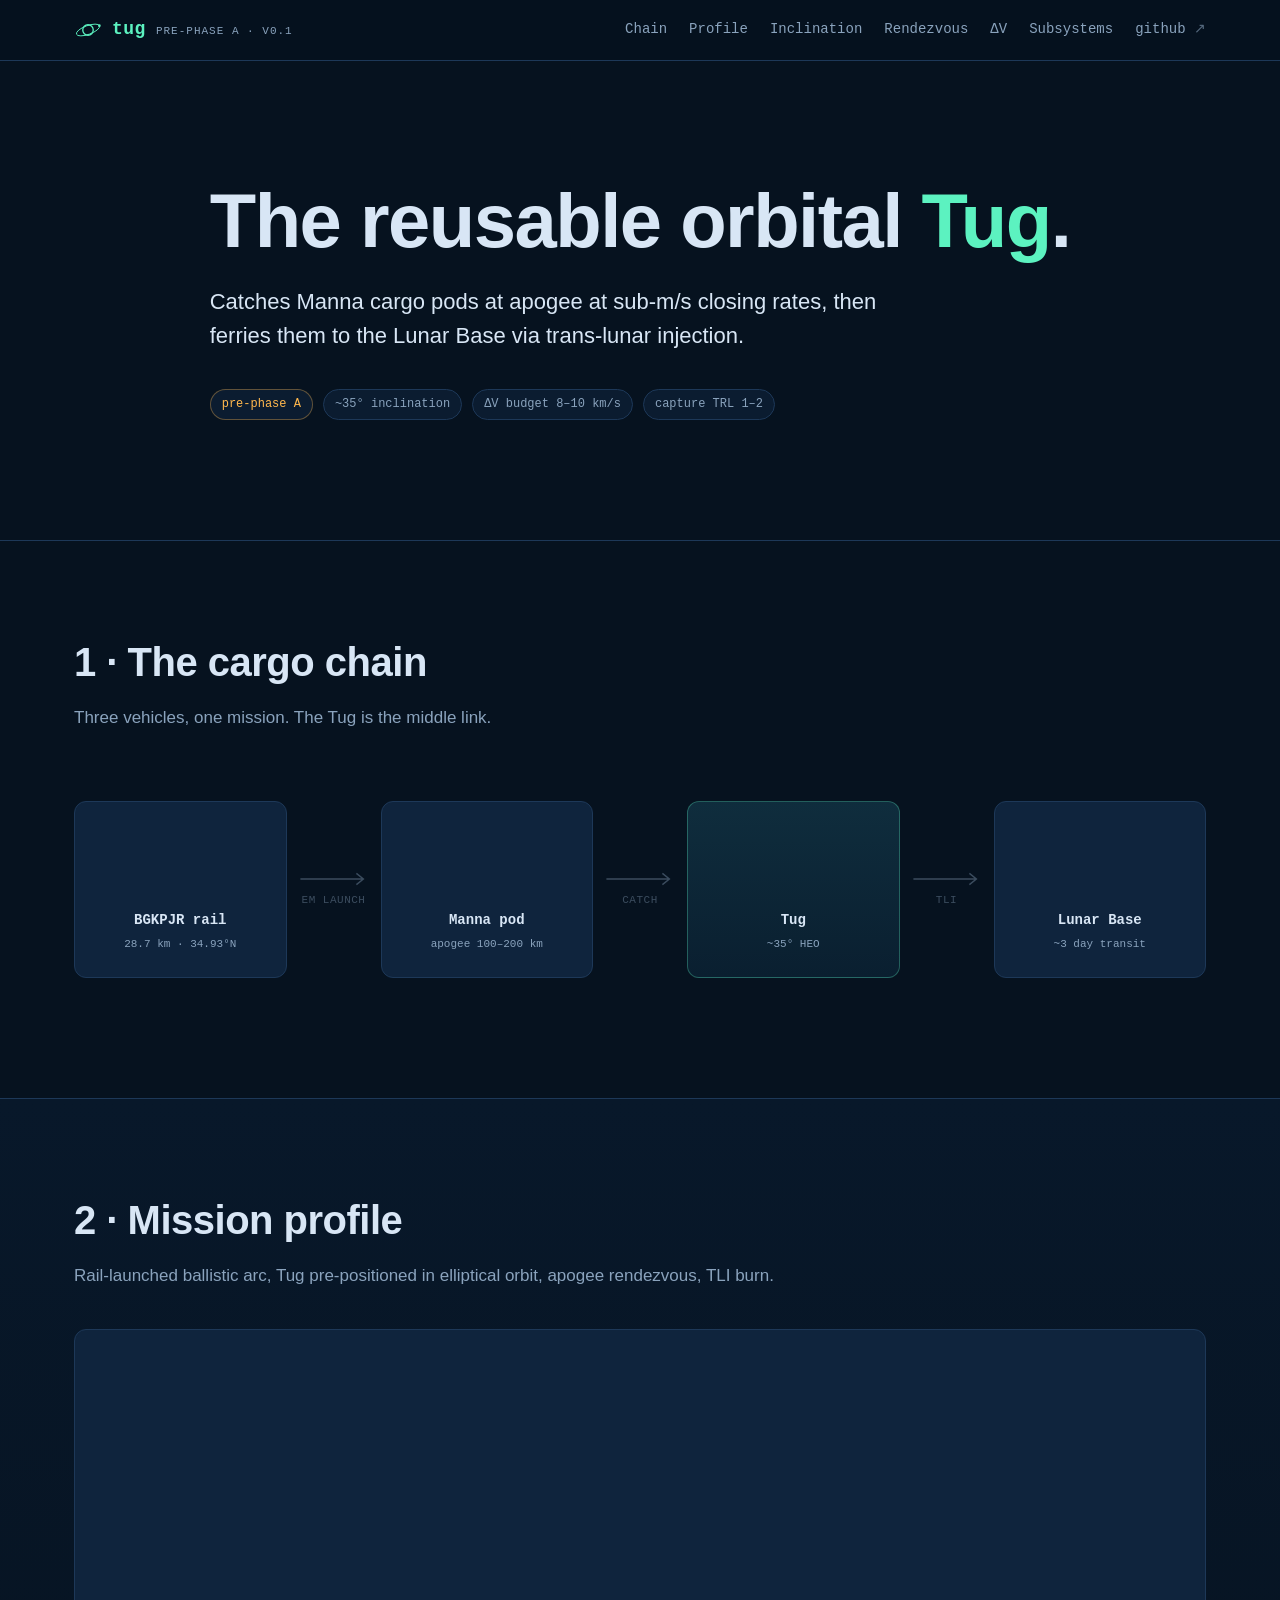
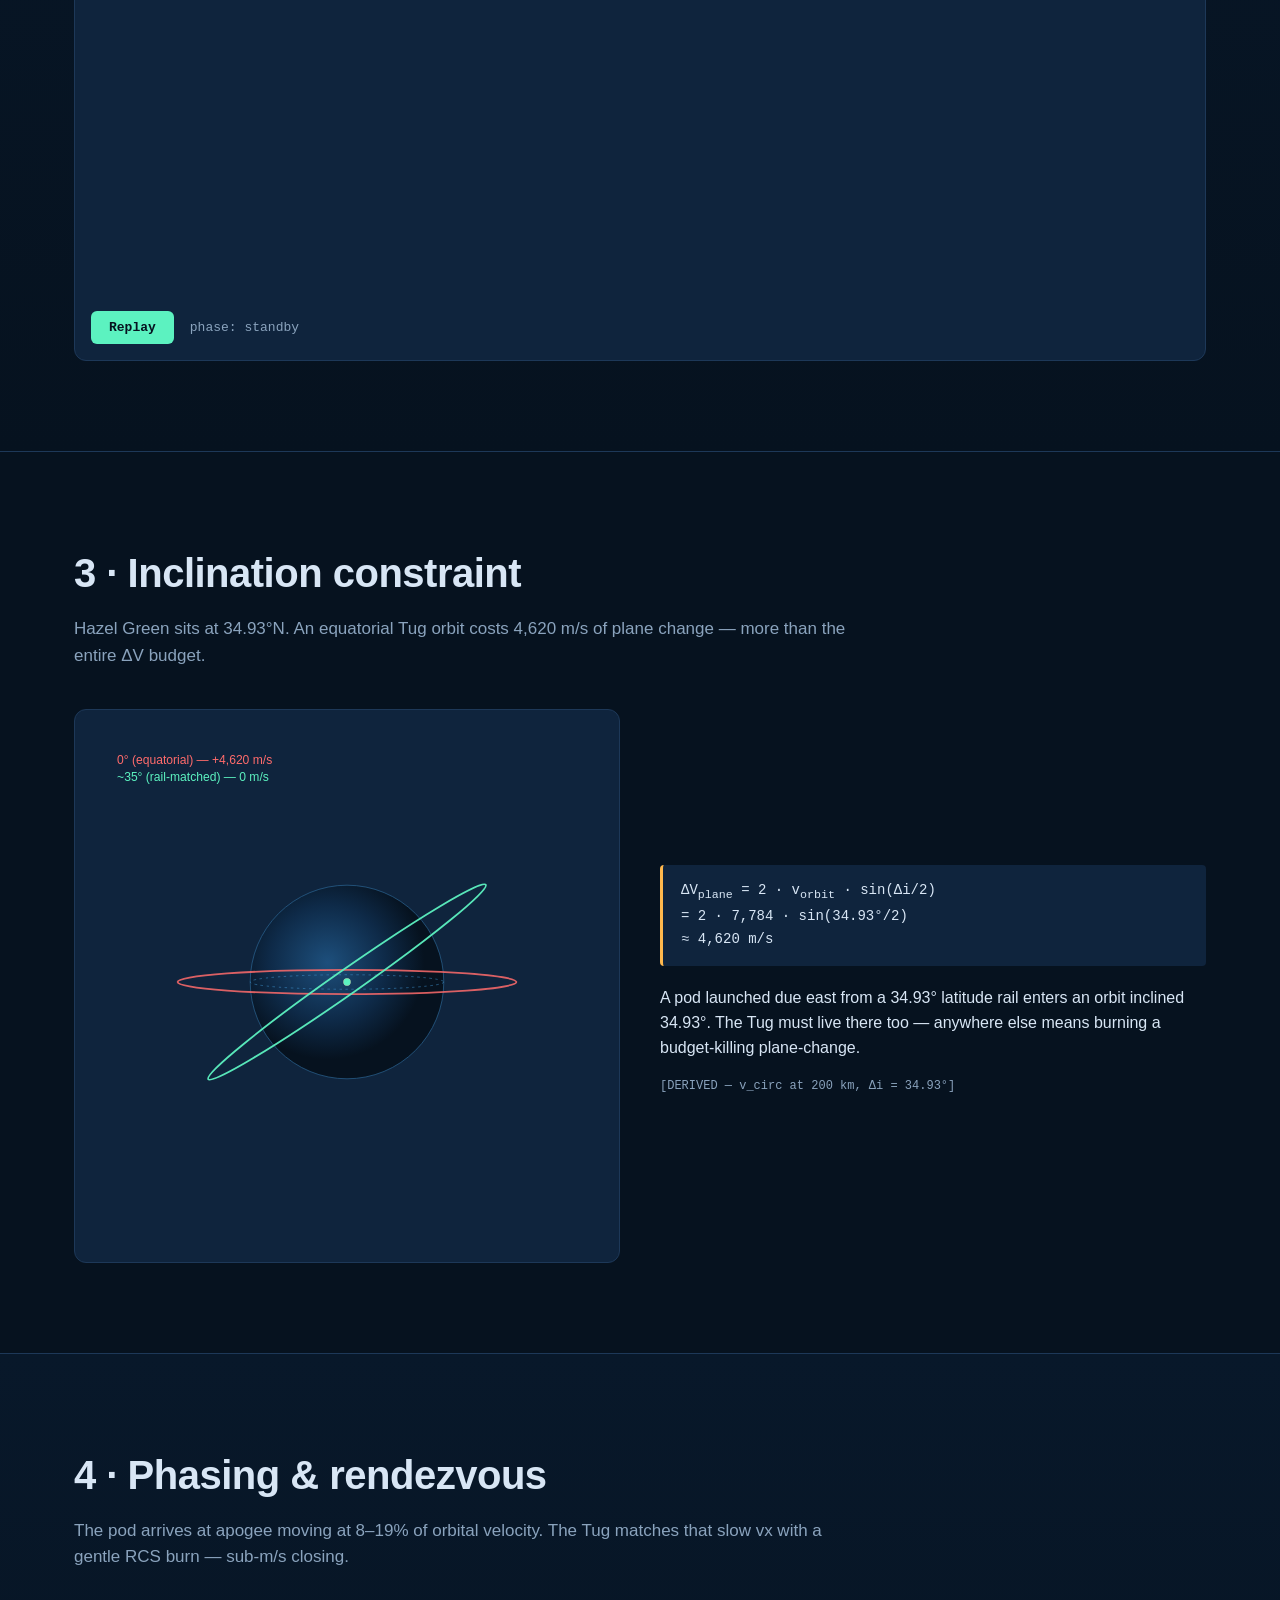
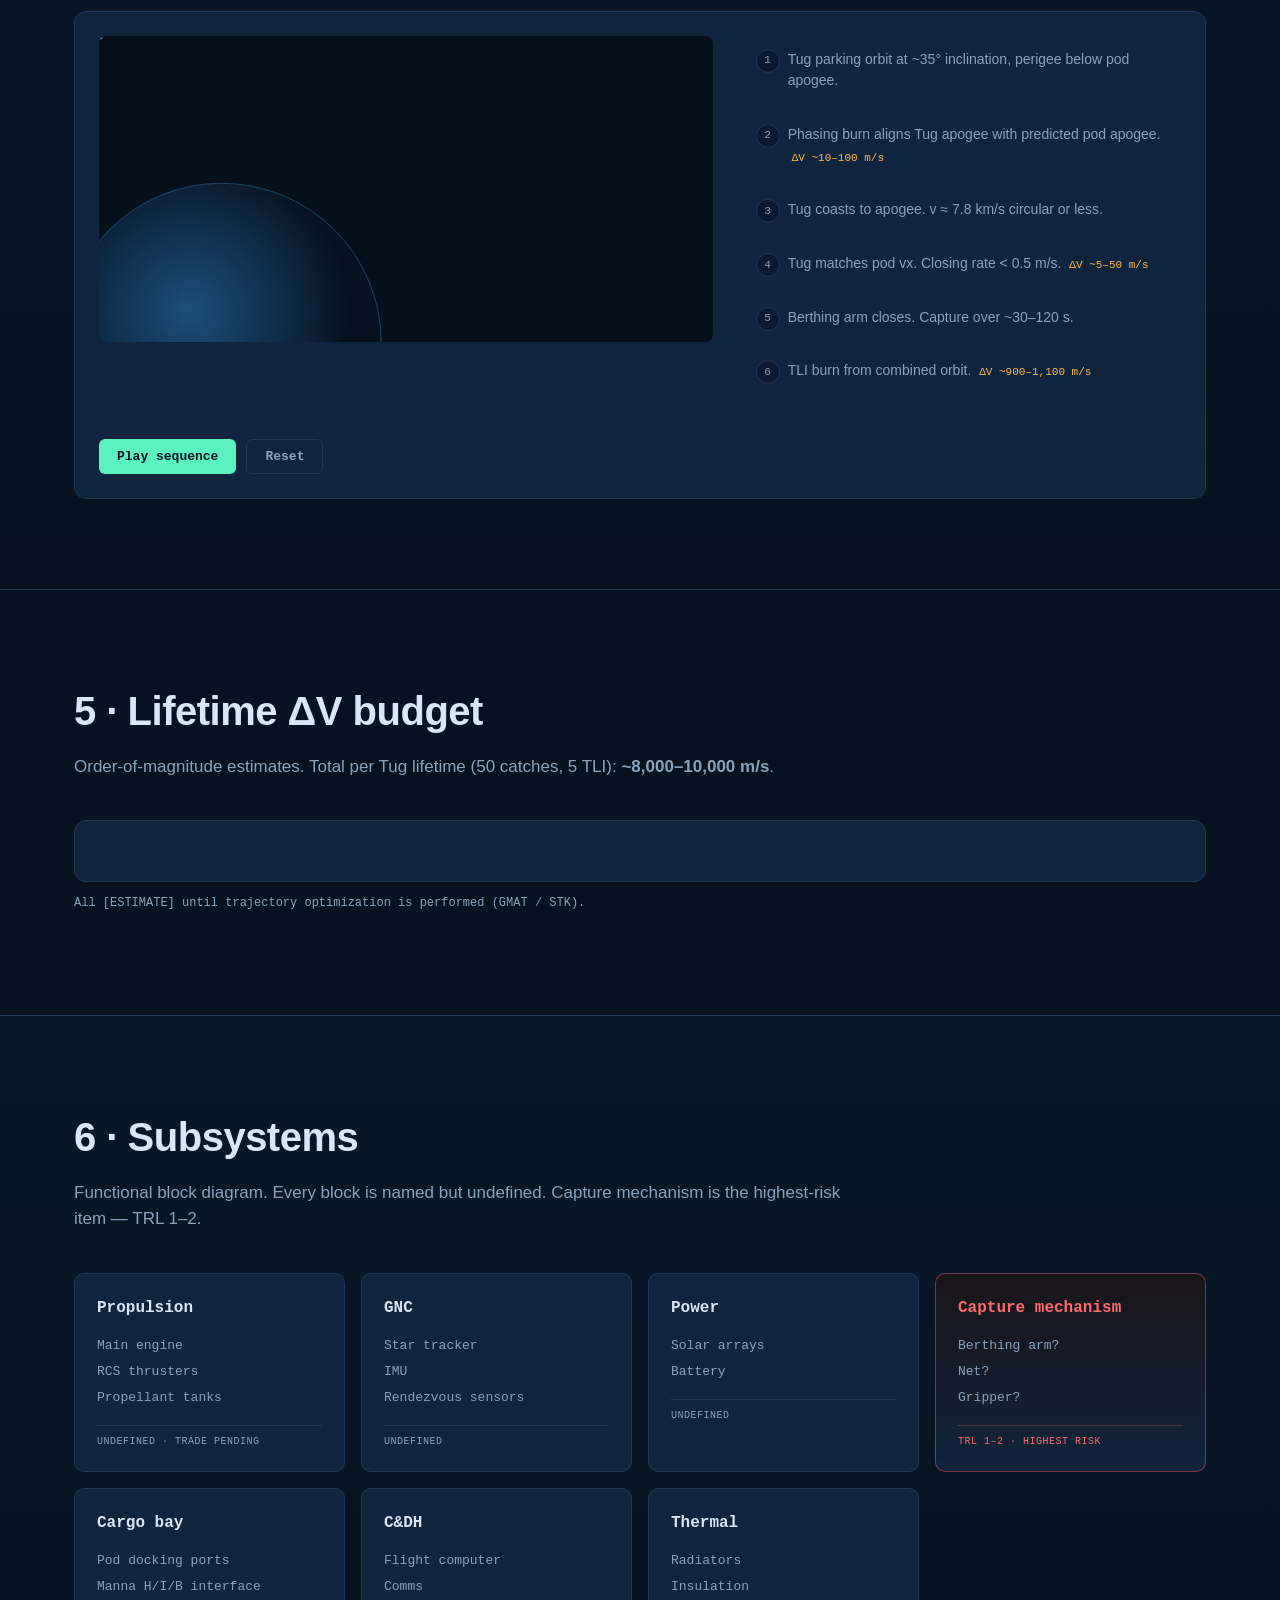
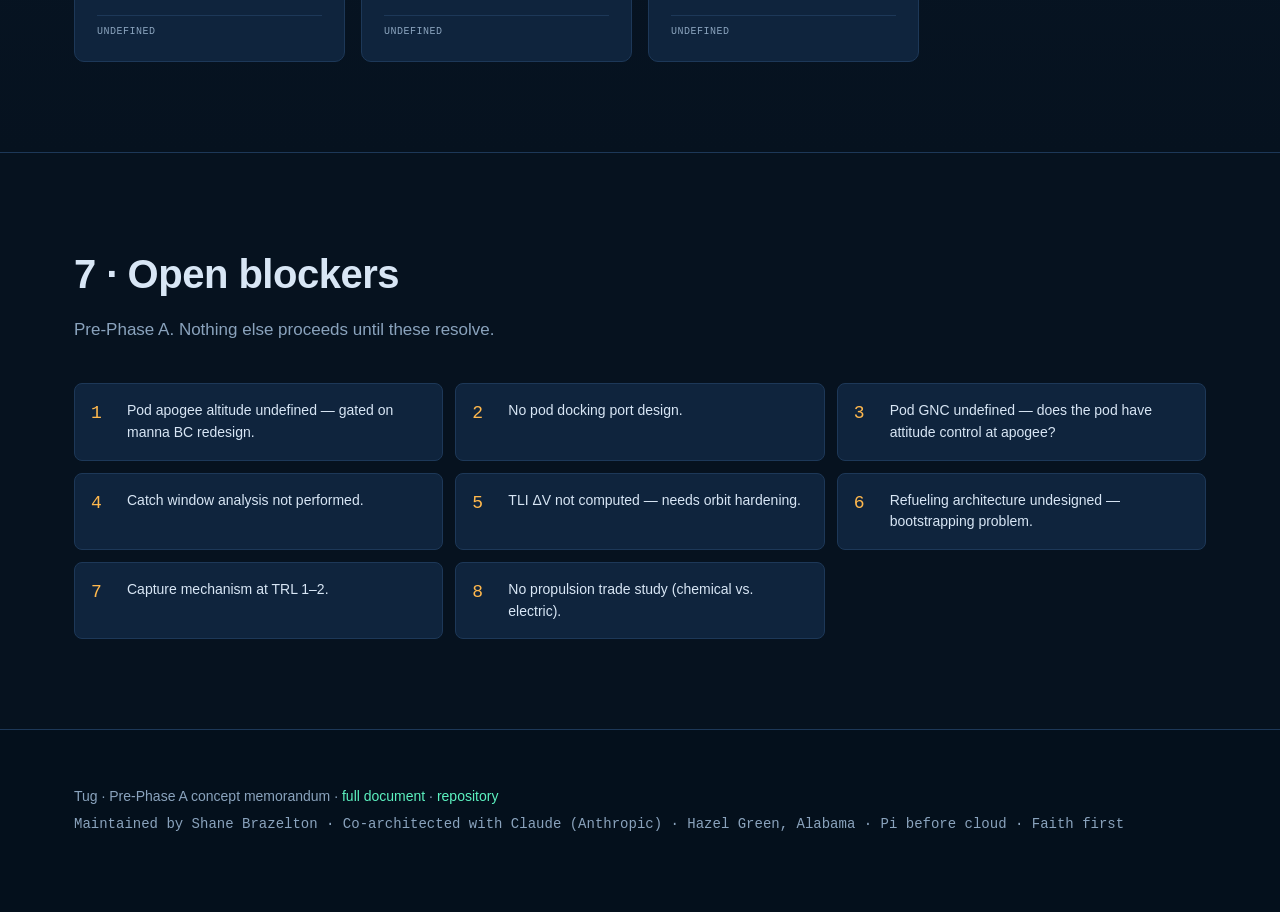
<file: index.html>
<!DOCTYPE html>
<html lang="en">
<head>
<meta charset="utf-8">
<meta name="viewport" content="width=device-width,initial-scale=1">
<title>Tug — Reusable Orbital Transfer Vehicle</title>
<meta name="description" content="Pre-Phase A concept for the reusable orbital Tug — catches Manna pods at apogee, delivers to Lunar Base.">
<link rel="stylesheet" href="assets/style.css">
</head>
<body>

<header class="site-header">
  <div class="wrap">
    <div class="brand">
      <span class="logo-mark" aria-hidden="true">
        <svg viewBox="0 0 32 32" width="28" height="28">
          <circle cx="16" cy="16" r="6" fill="none" stroke="currentColor" stroke-width="1.5"/>
          <ellipse cx="16" cy="16" rx="14" ry="5" fill="none" stroke="currentColor" stroke-width="1" transform="rotate(-20 16 16)"/>
          <circle cx="29" cy="11" r="1.5" fill="currentColor"/>
        </svg>
      </span>
      <span class="brand-text">tug</span>
      <span class="brand-sub">pre-phase A · v0.1</span>
    </div>
    <nav class="site-nav">
      <a href="#chain">Chain</a>
      <a href="#profile">Profile</a>
      <a href="#inclination">Inclination</a>
      <a href="#rendezvous">Rendezvous</a>
      <a href="#deltav">ΔV</a>
      <a href="#subsystems">Subsystems</a>
      <a href="https://github.com/thebardchat/tug" class="external">github</a>
    </nav>
  </div>
</header>

<section class="hero">
  <canvas id="hero-stars" aria-hidden="true"></canvas>
  <div class="wrap hero-inner">
    <h1>The reusable orbital <span class="accent">Tug</span>.</h1>
    <p class="lede">
      Catches Manna cargo pods at apogee at sub-m/s closing rates,
      then ferries them to the Lunar Base via trans-lunar injection.
    </p>
    <p class="status">
      <span class="tag tag-est">pre-phase A</span>
      <span class="tag">~35° inclination</span>
      <span class="tag">ΔV budget 8–10 km/s</span>
      <span class="tag">capture TRL 1–2</span>
    </p>
  </div>
</section>

<!-- 1. CARGO CHAIN -->
<section id="chain" class="section">
  <div class="wrap">
    <h2>1 · The cargo chain</h2>
    <p class="kicker">
      Three vehicles, one mission. The Tug is the middle link.
    </p>
    <div class="chain" aria-label="Cargo chain animation">
      <div class="chain-stage" data-stage="rail">
        <div class="stage-art" id="art-rail"></div>
        <div class="stage-label">BGKPJR rail</div>
        <div class="stage-detail">28.7 km · 34.93°N</div>
      </div>
      <div class="chain-arrow" data-arrow="1">
        <svg viewBox="0 0 100 24"><path d="M2 12 H92 M82 4 L92 12 L82 20" fill="none" stroke="currentColor" stroke-width="2"/></svg>
        <span>EM launch</span>
      </div>
      <div class="chain-stage" data-stage="pod">
        <div class="stage-art" id="art-pod"></div>
        <div class="stage-label">Manna pod</div>
        <div class="stage-detail">apogee 100–200 km</div>
      </div>
      <div class="chain-arrow" data-arrow="2">
        <svg viewBox="0 0 100 24"><path d="M2 12 H92 M82 4 L92 12 L82 20" fill="none" stroke="currentColor" stroke-width="2"/></svg>
        <span>catch</span>
      </div>
      <div class="chain-stage chain-stage-self" data-stage="tug">
        <div class="stage-art" id="art-tug"></div>
        <div class="stage-label">Tug</div>
        <div class="stage-detail">~35° HEO</div>
      </div>
      <div class="chain-arrow" data-arrow="3">
        <svg viewBox="0 0 100 24"><path d="M2 12 H92 M82 4 L92 12 L82 20" fill="none" stroke="currentColor" stroke-width="2"/></svg>
        <span>TLI</span>
      </div>
      <div class="chain-stage" data-stage="moon">
        <div class="stage-art" id="art-moon"></div>
        <div class="stage-label">Lunar Base</div>
        <div class="stage-detail">~3 day transit</div>
      </div>
    </div>
  </div>
</section>

<!-- 2. MISSION PROFILE -->
<section id="profile" class="section section-dark">
  <div class="wrap">
    <h2>2 · Mission profile</h2>
    <p class="kicker">
      Rail-launched ballistic arc, Tug pre-positioned in elliptical orbit,
      apogee rendezvous, TLI burn.
    </p>
    <div class="profile-stage">
      <canvas id="profile-canvas" width="1200" height="600"></canvas>
      <div class="profile-controls">
        <button id="profile-play" class="btn">Replay</button>
        <span id="profile-phase" class="phase">phase: standby</span>
      </div>
    </div>
  </div>
</section>

<!-- 3. INCLINATION -->
<section id="inclination" class="section">
  <div class="wrap">
    <h2>3 · Inclination constraint</h2>
    <p class="kicker">
      Hazel Green sits at 34.93°N. An equatorial Tug orbit costs 4,620 m/s
      of plane change — more than the entire ΔV budget.
    </p>
    <div class="inclination-grid">
      <div class="inclination-stage">
        <svg id="inclination-svg" viewBox="-200 -200 400 400" aria-label="Inclined orbit comparison">
          <defs>
            <radialGradient id="earth-grad" cx="40%" cy="40%">
              <stop offset="0%" stop-color="#1d4f7c"/>
              <stop offset="60%" stop-color="#0e2a48"/>
              <stop offset="100%" stop-color="#06121f"/>
            </radialGradient>
          </defs>
          <circle cx="0" cy="0" r="80" fill="url(#earth-grad)" stroke="#2a6391" stroke-width="0.6"/>
          <ellipse cx="0" cy="0" rx="80" ry="6" fill="none" stroke="#3b8bc4" stroke-width="0.8" stroke-dasharray="2 3" opacity="0.6"/>
          <ellipse id="orbit-equator" cx="0" cy="0" rx="140" ry="10" fill="none" stroke="#ff6b6b" stroke-width="1.5" opacity="0.85"/>
          <ellipse id="orbit-inclined" cx="0" cy="0" rx="140" ry="10" fill="none" stroke="#5cf2c0" stroke-width="1.5" opacity="0.95" transform="rotate(-35)"/>
          <circle id="sat-equator" r="3" fill="#ff6b6b"/>
          <circle id="sat-inclined" r="3" fill="#5cf2c0"/>
          <text x="-190" y="-180" fill="#ff6b6b" font-size="10">0° (equatorial) — +4,620 m/s</text>
          <text x="-190" y="-166" fill="#5cf2c0" font-size="10">~35° (rail-matched) — 0 m/s</text>
        </svg>
      </div>
      <div class="inclination-text">
        <div class="formula">
          <code>ΔV<sub>plane</sub> = 2 · v<sub>orbit</sub> · sin(Δi/2)</code>
          <code>= 2 · 7,784 · sin(34.93°/2)</code>
          <code>≈ 4,620 m/s</code>
        </div>
        <p>
          A pod launched due east from a 34.93° latitude rail enters an orbit
          inclined 34.93°. The Tug must live there too — anywhere else means
          burning a budget-killing plane-change.
        </p>
        <p class="footnote">[DERIVED — v_circ at 200 km, Δi = 34.93°]</p>
      </div>
    </div>
  </div>
</section>

<!-- 4. RENDEZVOUS -->
<section id="rendezvous" class="section section-dark">
  <div class="wrap">
    <h2>4 · Phasing &amp; rendezvous</h2>
    <p class="kicker">
      The pod arrives at apogee moving at 8–19% of orbital velocity.
      The Tug matches that slow vx with a gentle RCS burn — sub-m/s closing.
    </p>
    <div class="rendezvous-stage">
      <svg id="rendezvous-svg" viewBox="0 0 1000 500" aria-label="Phasing rendezvous animation">
        <defs>
          <radialGradient id="earth-grad-2" cx="40%" cy="40%">
            <stop offset="0%" stop-color="#1d4f7c"/>
            <stop offset="100%" stop-color="#06121f"/>
          </radialGradient>
        </defs>
        <circle cx="200" cy="500" r="260" fill="url(#earth-grad-2)" stroke="#2a6391" stroke-width="1"/>
        <path id="tug-orbit" d="" fill="none" stroke="#5cf2c0" stroke-width="1.2" stroke-dasharray="4 4" opacity="0.7"/>
        <path id="pod-arc" d="" fill="none" stroke="#ffb84d" stroke-width="1.2" opacity="0.85"/>
        <g id="apogee-marker" opacity="0">
          <circle r="34" fill="none" stroke="#ffffff" stroke-width="0.8" stroke-dasharray="3 3"/>
          <text y="-44" text-anchor="middle" fill="#ffffff" font-size="11">apogee window</text>
        </g>
        <circle id="tug-dot" r="6" fill="#5cf2c0"/>
        <circle id="pod-dot" r="5" fill="#ffb84d"/>
      </svg>
      <ol class="rendezvous-steps">
        <li data-step="1">Tug parking orbit at ~35° inclination, perigee below pod apogee.</li>
        <li data-step="2">Phasing burn aligns Tug apogee with predicted pod apogee. <span class="dv">ΔV ~10–100 m/s</span></li>
        <li data-step="3">Tug coasts to apogee. v ≈ 7.8 km/s circular or less.</li>
        <li data-step="4">Tug matches pod vx. Closing rate &lt; 0.5 m/s. <span class="dv">ΔV ~5–50 m/s</span></li>
        <li data-step="5">Berthing arm closes. Capture over ~30–120 s.</li>
        <li data-step="6">TLI burn from combined orbit. <span class="dv">ΔV ~900–1,100 m/s</span></li>
      </ol>
      <div class="rendezvous-controls">
        <button id="rdv-play" class="btn">Play sequence</button>
        <button id="rdv-reset" class="btn btn-secondary">Reset</button>
      </div>
    </div>
  </div>
</section>

<!-- 5. DELTA-V -->
<section id="deltav" class="section">
  <div class="wrap">
    <h2>5 · Lifetime ΔV budget</h2>
    <p class="kicker">
      Order-of-magnitude estimates. Total per Tug lifetime (50 catches, 5 TLI):
      <strong>~8,000–10,000 m/s</strong>.
    </p>
    <div class="dv-chart" id="dv-chart"></div>
    <p class="footnote">All [ESTIMATE] until trajectory optimization is performed (GMAT / STK).</p>
  </div>
</section>

<!-- 6. SUBSYSTEMS -->
<section id="subsystems" class="section section-dark">
  <div class="wrap">
    <h2>6 · Subsystems</h2>
    <p class="kicker">
      Functional block diagram. Every block is named but undefined.
      Capture mechanism is the highest-risk item — TRL 1–2.
    </p>
    <div class="subsystem-grid" id="subsystem-grid">
      <div class="block" data-risk="med">
        <h3>Propulsion</h3>
        <ul><li>Main engine</li><li>RCS thrusters</li><li>Propellant tanks</li></ul>
        <span class="block-tag">undefined · trade pending</span>
      </div>
      <div class="block" data-risk="med">
        <h3>GNC</h3>
        <ul><li>Star tracker</li><li>IMU</li><li>Rendezvous sensors</li></ul>
        <span class="block-tag">undefined</span>
      </div>
      <div class="block" data-risk="low">
        <h3>Power</h3>
        <ul><li>Solar arrays</li><li>Battery</li></ul>
        <span class="block-tag">undefined</span>
      </div>
      <div class="block block-critical" data-risk="high">
        <h3>Capture mechanism</h3>
        <ul><li>Berthing arm?</li><li>Net?</li><li>Gripper?</li></ul>
        <span class="block-tag">TRL 1–2 · highest risk</span>
      </div>
      <div class="block" data-risk="med">
        <h3>Cargo bay</h3>
        <ul><li>Pod docking ports</li><li>Manna H/I/B interface</li></ul>
        <span class="block-tag">undefined</span>
      </div>
      <div class="block" data-risk="low">
        <h3>C&amp;DH</h3>
        <ul><li>Flight computer</li><li>Comms</li></ul>
        <span class="block-tag">undefined</span>
      </div>
      <div class="block" data-risk="low">
        <h3>Thermal</h3>
        <ul><li>Radiators</li><li>Insulation</li></ul>
        <span class="block-tag">undefined</span>
      </div>
    </div>
  </div>
</section>

<section id="blockers" class="section">
  <div class="wrap">
    <h2>7 · Open blockers</h2>
    <p class="kicker">
      Pre-Phase A. Nothing else proceeds until these resolve.
    </p>
    <ol class="blocker-list">
      <li><span class="bnum">1</span><span>Pod apogee altitude undefined — gated on manna BC redesign.</span></li>
      <li><span class="bnum">2</span><span>No pod docking port design.</span></li>
      <li><span class="bnum">3</span><span>Pod GNC undefined — does the pod have attitude control at apogee?</span></li>
      <li><span class="bnum">4</span><span>Catch window analysis not performed.</span></li>
      <li><span class="bnum">5</span><span>TLI ΔV not computed — needs orbit hardening.</span></li>
      <li><span class="bnum">6</span><span>Refueling architecture undesigned — bootstrapping problem.</span></li>
      <li><span class="bnum">7</span><span>Capture mechanism at TRL 1–2.</span></li>
      <li><span class="bnum">8</span><span>No propulsion trade study (chemical vs. electric).</span></li>
    </ol>
  </div>
</section>

<footer class="site-footer">
  <div class="wrap">
    <p>
      Tug · Pre-Phase A concept memorandum ·
      <a href="docs/TUG_CONCEPT.md">full document</a> ·
      <a href="https://github.com/thebardchat/tug">repository</a>
    </p>
    <p class="footnote">
      Maintained by Shane Brazelton · Co-architected with Claude (Anthropic) ·
      Hazel Green, Alabama · Pi before cloud · Faith first
    </p>
  </div>
</footer>

<script src="assets/app.js"></script>
</body>
</html>
</file>
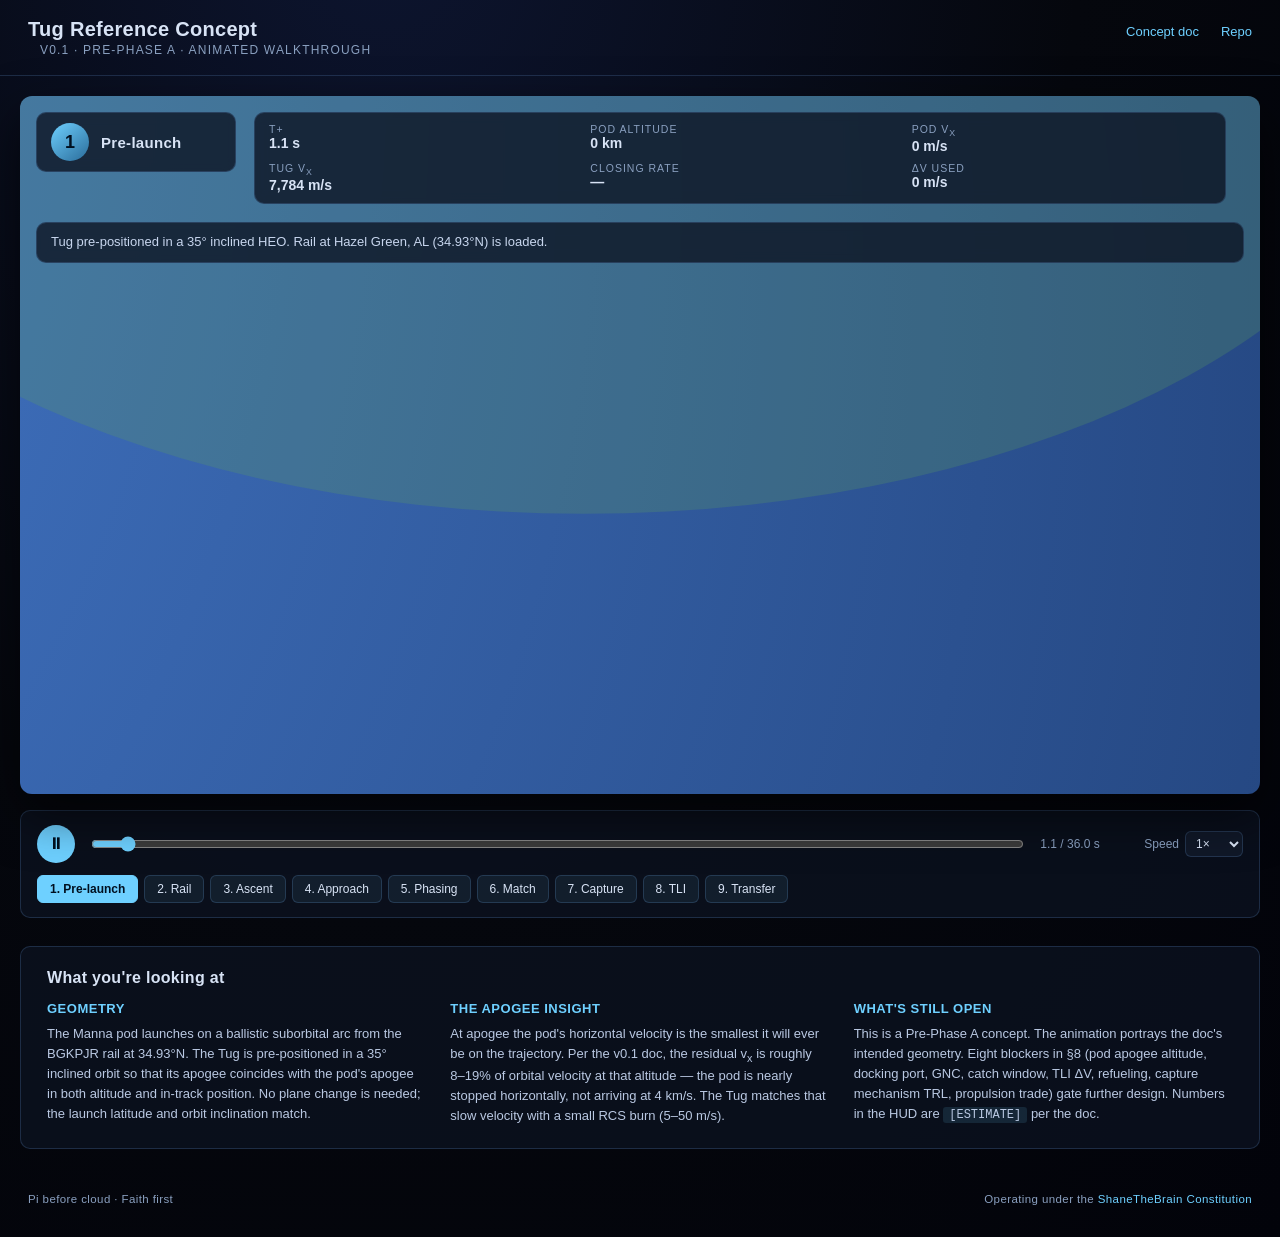
<file: web/index.html>
<!DOCTYPE html>
<html lang="en">
<head>
  <meta charset="utf-8">
  <title>Tug · Animated Mission Walkthrough</title>
  <meta name="viewport" content="width=device-width, initial-scale=1">
  <meta name="description" content="Animated reference walkthrough of the Tug orbital transfer concept (v0.1, Pre-Phase A).">
  <link rel="stylesheet" href="style.css">
</head>
<body>
  <header>
    <div class="title">
      <h1>Tug Reference Concept</h1>
      <span class="tag">v0.1 · Pre-Phase A · animated walkthrough</span>
    </div>
    <nav>
      <a href="https://github.com/thebardchat/tug/blob/main/docs/TUG_CONCEPT.md" target="_blank" rel="noopener">Concept doc</a>
      <a href="https://github.com/thebardchat/tug" target="_blank" rel="noopener">Repo</a>
    </nav>
  </header>

  <main>
    <section class="stage-wrap">
      <canvas id="stage" width="1280" height="720" aria-label="Tug mission animation"></canvas>

      <div class="hud" id="hud">
        <div class="phase">
          <span class="phase-num" id="phaseNum">0</span>
          <span class="phase-name" id="phaseName">Pre-launch</span>
        </div>
        <div class="readouts">
          <div class="r"><label>T+</label><span id="rT">0.0 s</span></div>
          <div class="r"><label>Pod altitude</label><span id="rPodAlt">0 km</span></div>
          <div class="r"><label>Pod v<sub>x</sub></label><span id="rPodVx">0 m/s</span></div>
          <div class="r"><label>Tug v<sub>x</sub></label><span id="rTugVx">7,784 m/s</span></div>
          <div class="r"><label>Closing rate</label><span id="rClose">— m/s</span></div>
          <div class="r"><label>ΔV used</label><span id="rDv">0 m/s</span></div>
        </div>
        <p class="caption" id="caption">Tug pre-positioned in a 35° inclined HEO. Rail at Hazel Green, AL (34.93°N) is loaded.</p>
      </div>
    </section>

    <section class="controls">
      <div class="row">
        <button id="playBtn" aria-label="Play / pause">⏸</button>
        <input type="range" id="scrub" min="0" max="100" step="0.05" value="0" aria-label="Timeline scrubber">
        <span id="timeLabel">0.0 / 0.0 s</span>
        <label class="speed">
          Speed
          <select id="speed">
            <option value="0.5">0.5×</option>
            <option value="1" selected>1×</option>
            <option value="2">2×</option>
            <option value="4">4×</option>
          </select>
        </label>
      </div>
      <div class="phase-jumper" id="phaseJumper"></div>
    </section>

    <section class="explainer">
      <h2>What you're looking at</h2>
      <div class="grid">
        <div>
          <h3>Geometry</h3>
          <p>The Manna pod launches on a ballistic suborbital arc from the BGKPJR rail at 34.93°N. The Tug is pre-positioned in a 35° inclined orbit so that its apogee coincides with the pod's apogee in both altitude and in-track position. No plane change is needed; the launch latitude and orbit inclination match.</p>
        </div>
        <div>
          <h3>The apogee insight</h3>
          <p>At apogee the pod's horizontal velocity is the smallest it will ever be on the trajectory. Per the v0.1 doc, the residual v<sub>x</sub> is roughly 8–19% of orbital velocity at that altitude — the pod is nearly stopped horizontally, not arriving at 4 km/s. The Tug matches that slow velocity with a small RCS burn (5–50 m/s).</p>
        </div>
        <div>
          <h3>What's still open</h3>
          <p>This is a Pre-Phase A concept. The animation portrays the doc's intended geometry. Eight blockers in §8 (pod apogee altitude, docking port, GNC, catch window, TLI ΔV, refueling, capture mechanism TRL, propulsion trade) gate further design. Numbers in the HUD are <code>[ESTIMATE]</code> per the doc.</p>
        </div>
      </div>
    </section>
  </main>

  <footer class="page-footer">
    <span>Pi before cloud · Faith first</span>
    <span>Operating under the <a href="https://github.com/thebardchat/constitution" target="_blank" rel="noopener">ShaneTheBrain Constitution</a></span>
  </footer>

  <script src="app.js"></script>
</body>
</html>
</file>
<file: assets/style.css>
:root {
  --bg: #06121f;
  --bg-alt: #0a1a2e;
  --bg-card: #0f243d;
  --fg: #d8e6f5;
  --fg-dim: #8aa3bd;
  --accent: #5cf2c0;
  --accent-2: #ffb84d;
  --warn: #ff6b6b;
  --line: #1d3858;
  --maxw: 1180px;
  --mono: ui-monospace, "SF Mono", Menlo, Consolas, monospace;
}

* { box-sizing: border-box; }

html, body {
  margin: 0;
  padding: 0;
  background: var(--bg);
  color: var(--fg);
  font-family: -apple-system, BlinkMacSystemFont, "Segoe UI", Inter, Roboto, sans-serif;
  font-size: 16px;
  line-height: 1.55;
  -webkit-font-smoothing: antialiased;
}

a { color: var(--accent); text-decoration: none; }
a:hover { text-decoration: underline; }

.wrap {
  max-width: var(--maxw);
  margin: 0 auto;
  padding: 0 24px;
}

/* ─── Header ─── */
.site-header {
  position: sticky;
  top: 0;
  z-index: 50;
  background: rgba(6, 18, 31, 0.85);
  backdrop-filter: blur(8px);
  border-bottom: 1px solid var(--line);
}
.site-header .wrap {
  display: flex;
  align-items: center;
  justify-content: space-between;
  height: 60px;
}
.brand {
  display: flex;
  align-items: baseline;
  gap: 10px;
  color: var(--accent);
}
.logo-mark { display: inline-flex; align-self: center; }
.brand-text {
  font-family: var(--mono);
  font-weight: 700;
  font-size: 18px;
  letter-spacing: 0.5px;
}
.brand-sub {
  font-family: var(--mono);
  font-size: 11px;
  color: var(--fg-dim);
  text-transform: uppercase;
  letter-spacing: 1px;
}
.site-nav {
  display: flex;
  gap: 22px;
}
.site-nav a {
  color: var(--fg-dim);
  font-size: 14px;
  font-family: var(--mono);
  transition: color 0.15s;
}
.site-nav a:hover { color: var(--accent); text-decoration: none; }
.site-nav a.external::after {
  content: " ↗";
  opacity: 0.6;
}

/* ─── Hero ─── */
.hero {
  position: relative;
  min-height: 480px;
  display: flex;
  align-items: center;
  overflow: hidden;
  border-bottom: 1px solid var(--line);
}
#hero-stars {
  position: absolute;
  inset: 0;
  width: 100%;
  height: 100%;
}
.hero-inner {
  position: relative;
  padding: 100px 24px;
  max-width: 920px;
}
.hero h1 {
  font-size: clamp(40px, 6vw, 76px);
  line-height: 1.05;
  margin: 0 0 24px;
  letter-spacing: -1.5px;
  font-weight: 700;
}
.accent { color: var(--accent); }
.lede {
  font-size: clamp(18px, 1.8vw, 22px);
  color: var(--fg);
  max-width: 720px;
  margin: 0 0 36px;
}
.status {
  display: flex;
  flex-wrap: wrap;
  gap: 10px;
  margin: 0;
}
.tag {
  font-family: var(--mono);
  font-size: 12px;
  padding: 5px 11px;
  border: 1px solid var(--line);
  border-radius: 999px;
  color: var(--fg-dim);
  background: rgba(15, 36, 61, 0.6);
}
.tag-est { color: var(--accent-2); border-color: rgba(255, 184, 77, 0.35); }

/* ─── Sections ─── */
.section {
  padding: 90px 0;
  border-bottom: 1px solid var(--line);
}
.section-dark {
  background: linear-gradient(180deg, #08182a, #06121f);
}
.section h2 {
  font-size: clamp(28px, 3.4vw, 40px);
  margin: 0 0 12px;
  letter-spacing: -0.5px;
}
.kicker {
  color: var(--fg-dim);
  max-width: 780px;
  margin: 0 0 40px;
  font-size: 17px;
}
.footnote {
  color: var(--fg-dim);
  font-family: var(--mono);
  font-size: 12px;
}

/* ─── Chain ─── */
.chain {
  display: grid;
  grid-template-columns: 1fr auto 1fr auto 1fr auto 1fr;
  align-items: center;
  gap: 12px;
  padding: 30px 0;
}
.chain-stage {
  background: var(--bg-card);
  border: 1px solid var(--line);
  border-radius: 12px;
  padding: 24px 16px;
  text-align: center;
  transition: border-color 0.4s, transform 0.4s;
}
.chain-stage.active {
  border-color: var(--accent);
  transform: translateY(-4px);
  box-shadow: 0 8px 28px rgba(92, 242, 192, 0.12);
}
.chain-stage-self {
  background: linear-gradient(180deg, #0f2d3d, #0a1f30);
  border-color: rgba(92, 242, 192, 0.3);
}
.stage-art {
  height: 72px;
  margin-bottom: 12px;
  display: flex;
  align-items: center;
  justify-content: center;
}
.stage-label {
  font-family: var(--mono);
  font-size: 14px;
  color: var(--fg);
  font-weight: 600;
  margin-bottom: 4px;
}
.stage-detail {
  font-family: var(--mono);
  font-size: 11px;
  color: var(--fg-dim);
}
.chain-arrow {
  display: flex;
  flex-direction: column;
  align-items: center;
  gap: 4px;
  color: var(--fg-dim);
  opacity: 0.4;
  transition: opacity 0.4s, color 0.4s;
}
.chain-arrow.active { opacity: 1; color: var(--accent); }
.chain-arrow svg { width: 70px; height: 18px; }
.chain-arrow span {
  font-family: var(--mono);
  font-size: 11px;
  text-transform: uppercase;
  letter-spacing: 0.5px;
}
@media (max-width: 900px) {
  .chain {
    grid-template-columns: 1fr;
  }
  .chain-arrow svg { transform: rotate(90deg); }
}

/* ─── Profile ─── */
.profile-stage {
  background: var(--bg-card);
  border: 1px solid var(--line);
  border-radius: 12px;
  padding: 16px;
  position: relative;
}
#profile-canvas {
  width: 100%;
  height: auto;
  display: block;
  border-radius: 8px;
}
.profile-controls {
  display: flex;
  align-items: center;
  gap: 16px;
  margin-top: 16px;
}
.btn {
  background: var(--accent);
  color: #06121f;
  border: 0;
  padding: 9px 18px;
  border-radius: 6px;
  font-family: var(--mono);
  font-size: 13px;
  font-weight: 600;
  cursor: pointer;
  transition: opacity 0.15s, transform 0.05s;
}
.btn:hover { opacity: 0.85; }
.btn:active { transform: scale(0.97); }
.btn-secondary {
  background: transparent;
  color: var(--fg-dim);
  border: 1px solid var(--line);
}
.phase {
  font-family: var(--mono);
  font-size: 13px;
  color: var(--fg-dim);
}

/* ─── Inclination ─── */
.inclination-grid {
  display: grid;
  grid-template-columns: 1fr 1fr;
  gap: 40px;
  align-items: center;
}
.inclination-stage {
  background: var(--bg-card);
  border: 1px solid var(--line);
  border-radius: 12px;
  padding: 30px;
}
#inclination-svg { width: 100%; height: auto; }
.formula {
  font-family: var(--mono);
  font-size: 14px;
  background: var(--bg-card);
  border-left: 3px solid var(--accent-2);
  padding: 14px 18px;
  margin: 0 0 20px;
  border-radius: 4px;
}
.formula code {
  display: block;
  color: var(--fg);
  background: none;
  padding: 1px 0;
}
@media (max-width: 800px) {
  .inclination-grid { grid-template-columns: 1fr; }
}

/* ─── Rendezvous ─── */
.rendezvous-stage {
  display: grid;
  grid-template-columns: 1.4fr 1fr;
  gap: 30px;
  background: var(--bg-card);
  border: 1px solid var(--line);
  border-radius: 12px;
  padding: 24px;
}
#rendezvous-svg {
  width: 100%;
  height: auto;
  background: #04101c;
  border-radius: 8px;
}
.rendezvous-steps {
  list-style: none;
  padding: 0;
  margin: 0;
  counter-reset: step;
}
.rendezvous-steps li {
  position: relative;
  padding: 12px 12px 12px 44px;
  margin-bottom: 6px;
  border-radius: 6px;
  font-size: 14px;
  color: var(--fg-dim);
  border: 1px solid transparent;
  transition: background 0.3s, border-color 0.3s, color 0.3s;
  counter-increment: step;
}
.rendezvous-steps li::before {
  content: counter(step);
  position: absolute;
  left: 12px;
  top: 12px;
  width: 22px;
  height: 22px;
  border-radius: 50%;
  background: var(--bg-alt);
  border: 1px solid var(--line);
  font-family: var(--mono);
  font-size: 11px;
  display: flex;
  align-items: center;
  justify-content: center;
  color: var(--fg-dim);
}
.rendezvous-steps li.active {
  background: rgba(92, 242, 192, 0.06);
  border-color: rgba(92, 242, 192, 0.4);
  color: var(--fg);
}
.rendezvous-steps li.active::before {
  background: var(--accent);
  color: #06121f;
  border-color: var(--accent);
}
.dv {
  display: inline-block;
  font-family: var(--mono);
  font-size: 11px;
  color: var(--accent-2);
  margin-left: 4px;
}
.rendezvous-controls {
  grid-column: 1 / -1;
  display: flex;
  gap: 10px;
  padding-top: 8px;
}
@media (max-width: 900px) {
  .rendezvous-stage { grid-template-columns: 1fr; }
}

/* ─── ΔV chart ─── */
.dv-chart {
  background: var(--bg-card);
  border: 1px solid var(--line);
  border-radius: 12px;
  padding: 30px 24px;
  display: flex;
  flex-direction: column;
  gap: 14px;
}
.dv-row {
  display: grid;
  grid-template-columns: 230px 1fr 110px;
  gap: 16px;
  align-items: center;
}
.dv-label {
  font-family: var(--mono);
  font-size: 13px;
  color: var(--fg);
}
.dv-bar {
  height: 14px;
  background: var(--bg-alt);
  border-radius: 4px;
  overflow: hidden;
  position: relative;
  border: 1px solid var(--line);
}
.dv-fill {
  height: 100%;
  width: 0;
  background: linear-gradient(90deg, var(--accent), var(--accent-2));
  transition: width 1.6s cubic-bezier(0.16, 1, 0.3, 1);
}
.dv-value {
  font-family: var(--mono);
  font-size: 12px;
  color: var(--fg-dim);
  text-align: right;
}
@media (max-width: 700px) {
  .dv-row { grid-template-columns: 1fr; gap: 4px; }
  .dv-value { text-align: left; }
}

/* ─── Subsystems ─── */
.subsystem-grid {
  display: grid;
  grid-template-columns: repeat(auto-fit, minmax(220px, 1fr));
  gap: 16px;
}
.block {
  background: var(--bg-card);
  border: 1px solid var(--line);
  border-radius: 10px;
  padding: 22px;
  position: relative;
  transition: transform 0.2s, border-color 0.2s, box-shadow 0.2s;
}
.block:hover {
  transform: translateY(-3px);
  border-color: var(--accent);
  box-shadow: 0 8px 24px rgba(0, 0, 0, 0.3);
}
.block h3 {
  margin: 0 0 12px;
  font-size: 16px;
  font-family: var(--mono);
  color: var(--fg);
}
.block ul {
  list-style: none;
  padding: 0;
  margin: 0 0 14px;
  font-size: 13px;
  color: var(--fg-dim);
}
.block ul li {
  padding: 3px 0;
  font-family: var(--mono);
}
.block-tag {
  font-family: var(--mono);
  font-size: 10px;
  text-transform: uppercase;
  letter-spacing: 0.5px;
  color: var(--fg-dim);
  padding-top: 8px;
  border-top: 1px solid var(--line);
  display: block;
}
.block-critical {
  border-color: rgba(255, 107, 107, 0.4);
  background: linear-gradient(180deg, #1a1419, #0f243d);
}
.block-critical h3 { color: var(--warn); }
.block-critical .block-tag { color: var(--warn); border-color: rgba(255, 107, 107, 0.25); }

/* ─── Blockers ─── */
.blocker-list {
  list-style: none;
  padding: 0;
  margin: 0;
  display: grid;
  grid-template-columns: repeat(auto-fit, minmax(320px, 1fr));
  gap: 12px;
}
.blocker-list li {
  display: flex;
  align-items: flex-start;
  gap: 14px;
  padding: 16px;
  background: var(--bg-card);
  border: 1px solid var(--line);
  border-radius: 8px;
  font-size: 14px;
}
.bnum {
  font-family: var(--mono);
  font-size: 18px;
  color: var(--accent-2);
  min-width: 22px;
}

/* ─── Footer ─── */
.site-footer {
  padding: 50px 0 70px;
  background: #04101c;
}
.site-footer p {
  margin: 6px 0;
  color: var(--fg-dim);
  font-size: 14px;
}
</file>
<file: web/style.css>
:root {
  --bg: #05070d;
  --panel: rgba(12, 18, 32, 0.78);
  --panel-border: rgba(120, 180, 255, 0.18);
  --text: #d8e3f5;
  --muted: #8aa0c0;
  --accent: #6ed0ff;
  --accent-dim: #2a6c9a;
  --pod: #f9d36a;
  --tug: #ff7a4d;
  --moon: #cdd6e4;
  --burn: #ff5252;
}

* { box-sizing: border-box; }

html, body {
  margin: 0;
  padding: 0;
  background: radial-gradient(ellipse at 30% -10%, #0d1530 0%, var(--bg) 55%, #02030a 100%);
  color: var(--text);
  font-family: -apple-system, BlinkMacSystemFont, "Inter", "Segoe UI", Roboto, sans-serif;
  font-size: 14px;
  min-height: 100vh;
}

header {
  display: flex;
  justify-content: space-between;
  align-items: baseline;
  padding: 18px 28px;
  border-bottom: 1px solid var(--panel-border);
}

header h1 {
  margin: 0;
  font-size: 20px;
  font-weight: 600;
  letter-spacing: 0.3px;
}

header .tag {
  margin-left: 12px;
  color: var(--muted);
  font-size: 12px;
  text-transform: uppercase;
  letter-spacing: 1.2px;
}

header nav a {
  color: var(--accent);
  text-decoration: none;
  margin-left: 18px;
  font-size: 13px;
  border-bottom: 1px solid transparent;
}

header nav a:hover { border-bottom-color: var(--accent); }

main {
  max-width: 1320px;
  margin: 0 auto;
  padding: 20px;
}

.stage-wrap {
  position: relative;
  border-radius: 12px;
  overflow: hidden;
  box-shadow: 0 20px 50px rgba(0,0,0,0.6), 0 0 0 1px var(--panel-border) inset;
  background: #02030a;
}

#stage {
  display: block;
  width: 100%;
  height: auto;
  aspect-ratio: 16 / 9;
  background: #02030a;
}

.hud {
  position: absolute;
  top: 16px;
  left: 16px;
  right: 16px;
  display: grid;
  grid-template-columns: auto 1fr auto;
  gap: 18px;
  align-items: start;
  pointer-events: none;
}

.hud .phase,
.hud .readouts,
.hud .caption {
  background: var(--panel);
  border: 1px solid var(--panel-border);
  border-radius: 10px;
  padding: 10px 14px;
  backdrop-filter: blur(6px);
  -webkit-backdrop-filter: blur(6px);
}

.hud .phase {
  display: flex;
  align-items: center;
  gap: 12px;
  min-width: 200px;
}

.phase-num {
  display: inline-flex;
  align-items: center;
  justify-content: center;
  width: 38px;
  height: 38px;
  border-radius: 50%;
  background: linear-gradient(140deg, var(--accent), var(--accent-dim));
  color: #001020;
  font-weight: 700;
  font-size: 18px;
}

.phase-name {
  font-weight: 600;
  font-size: 15px;
  letter-spacing: 0.3px;
}

.readouts {
  display: grid;
  grid-template-columns: repeat(3, minmax(0, 1fr));
  gap: 8px 22px;
}

.r { display: flex; flex-direction: column; }
.r label {
  color: var(--muted);
  font-size: 10.5px;
  text-transform: uppercase;
  letter-spacing: 1px;
}
.r span {
  font-variant-numeric: tabular-nums;
  font-weight: 600;
  font-size: 14px;
}

.caption {
  grid-column: 1 / -1;
  margin: 0;
  font-size: 13px;
  color: #c8d6ee;
  line-height: 1.45;
  max-width: 100%;
}

.controls {
  margin-top: 16px;
  background: var(--panel);
  border: 1px solid var(--panel-border);
  border-radius: 10px;
  padding: 14px 16px;
}

.controls .row {
  display: flex;
  align-items: center;
  gap: 14px;
  margin-bottom: 12px;
}

#playBtn {
  background: var(--accent);
  color: #001020;
  border: none;
  border-radius: 50%;
  width: 38px;
  height: 38px;
  font-size: 16px;
  cursor: pointer;
  font-weight: 700;
}

#playBtn:hover { background: #9ee0ff; }

#scrub {
  flex: 1;
  accent-color: var(--accent);
}

#timeLabel {
  font-variant-numeric: tabular-nums;
  color: var(--muted);
  font-size: 12px;
  min-width: 90px;
}

.speed {
  color: var(--muted);
  font-size: 12px;
  display: flex;
  align-items: center;
  gap: 6px;
}

.speed select {
  background: #101828;
  color: var(--text);
  border: 1px solid var(--panel-border);
  border-radius: 6px;
  padding: 4px 6px;
  font-size: 12px;
}

.phase-jumper {
  display: flex;
  flex-wrap: wrap;
  gap: 6px;
}

.phase-jumper button {
  background: rgba(110, 208, 255, 0.08);
  border: 1px solid var(--panel-border);
  color: var(--text);
  padding: 6px 12px;
  border-radius: 6px;
  font-size: 12px;
  cursor: pointer;
  transition: background 0.15s;
}

.phase-jumper button:hover {
  background: rgba(110, 208, 255, 0.18);
  border-color: var(--accent);
}

.phase-jumper button.active {
  background: var(--accent);
  color: #001020;
  border-color: var(--accent);
  font-weight: 600;
}

.explainer {
  margin-top: 28px;
  background: var(--panel);
  border: 1px solid var(--panel-border);
  border-radius: 10px;
  padding: 22px 26px;
}

.explainer h2 {
  margin: 0 0 14px;
  font-size: 16px;
  letter-spacing: 0.3px;
}

.explainer .grid {
  display: grid;
  grid-template-columns: repeat(auto-fit, minmax(260px, 1fr));
  gap: 24px;
}

.explainer h3 {
  margin: 0 0 8px;
  font-size: 13px;
  color: var(--accent);
  letter-spacing: 0.5px;
  text-transform: uppercase;
}

.explainer p {
  margin: 0;
  color: #b9c8e2;
  line-height: 1.55;
  font-size: 13px;
}

.explainer code {
  background: rgba(110, 208, 255, 0.12);
  padding: 1px 6px;
  border-radius: 3px;
  font-size: 12px;
}

.page-footer {
  max-width: 1320px;
  margin: 24px auto 32px;
  padding: 0 28px;
  display: flex;
  justify-content: space-between;
  color: var(--muted);
  font-size: 11.5px;
  letter-spacing: 0.4px;
}

.page-footer a {
  color: var(--accent);
  text-decoration: none;
}

@media (max-width: 880px) {
  .hud {
    grid-template-columns: 1fr;
    gap: 8px;
  }
  .readouts {
    grid-template-columns: repeat(3, 1fr);
    gap: 6px 14px;
  }
  header { padding: 14px 16px; }
  .controls .row { flex-wrap: wrap; }
}
</file>
